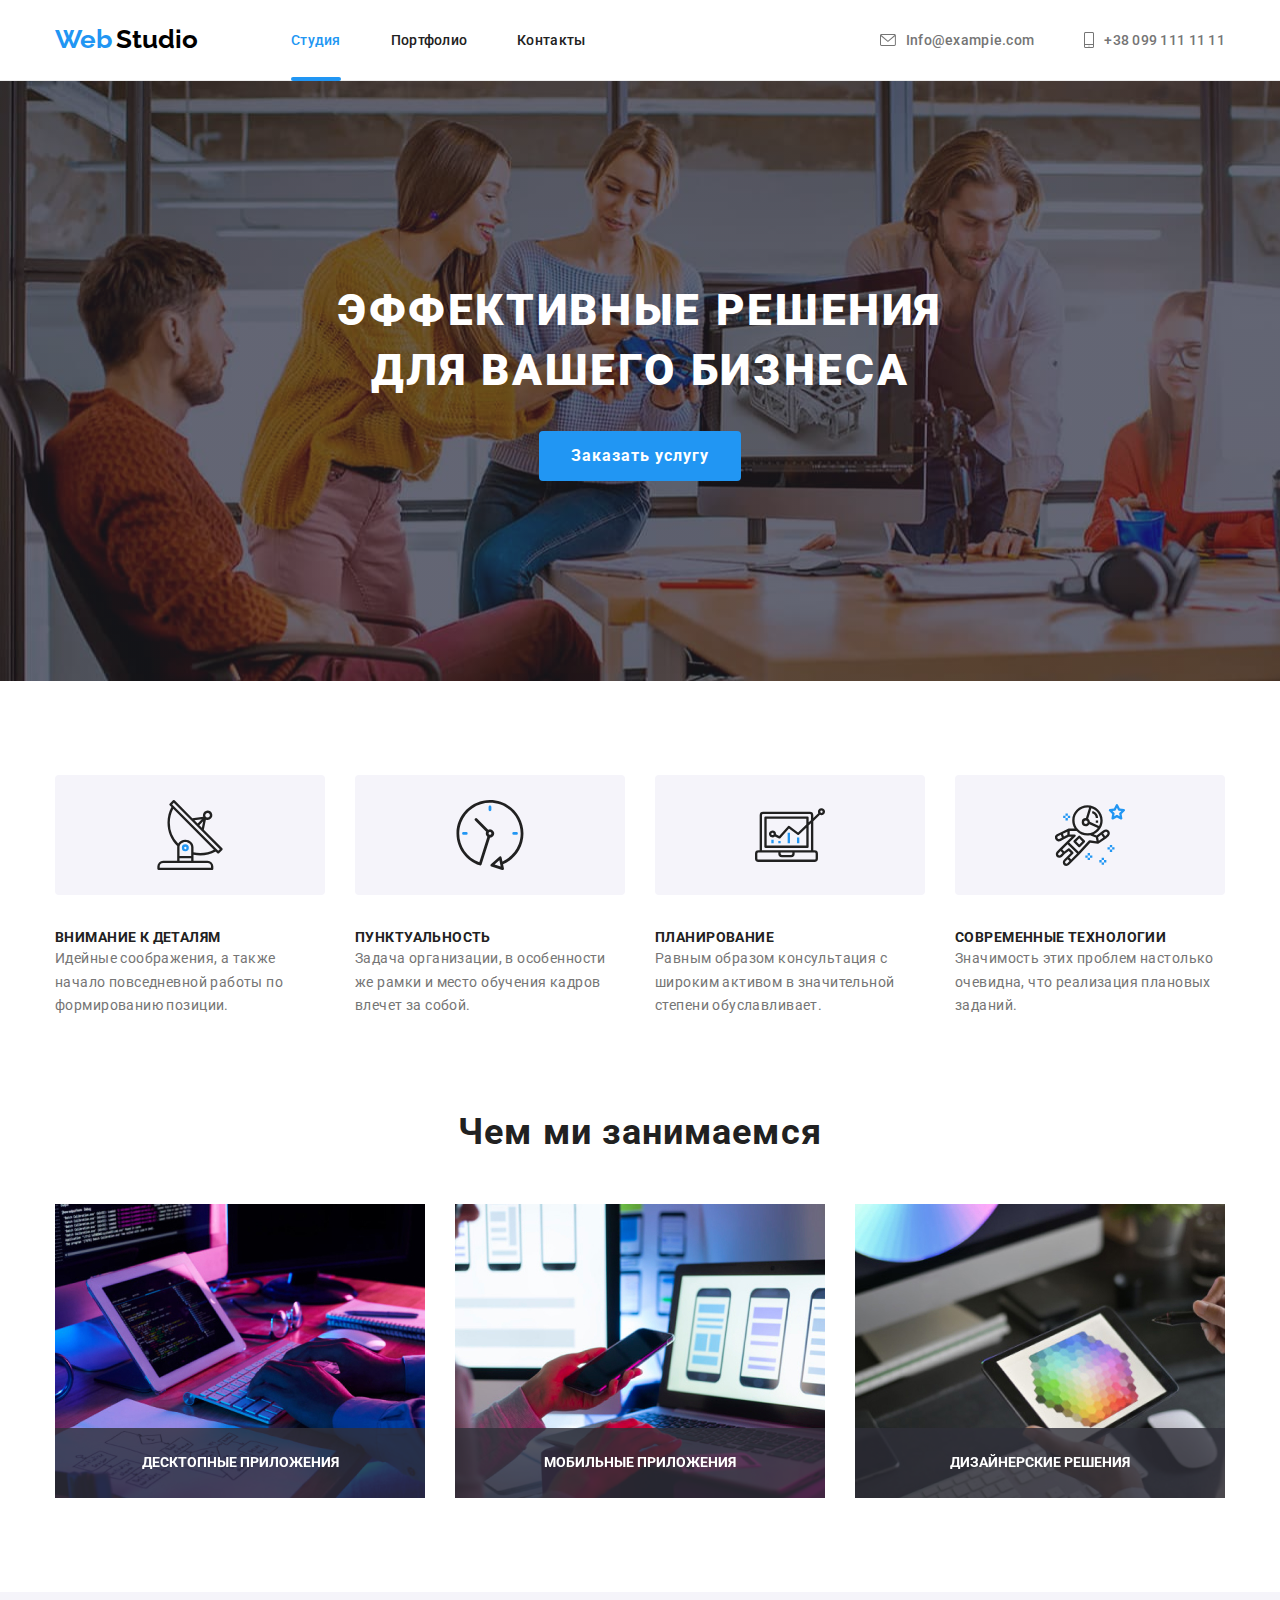
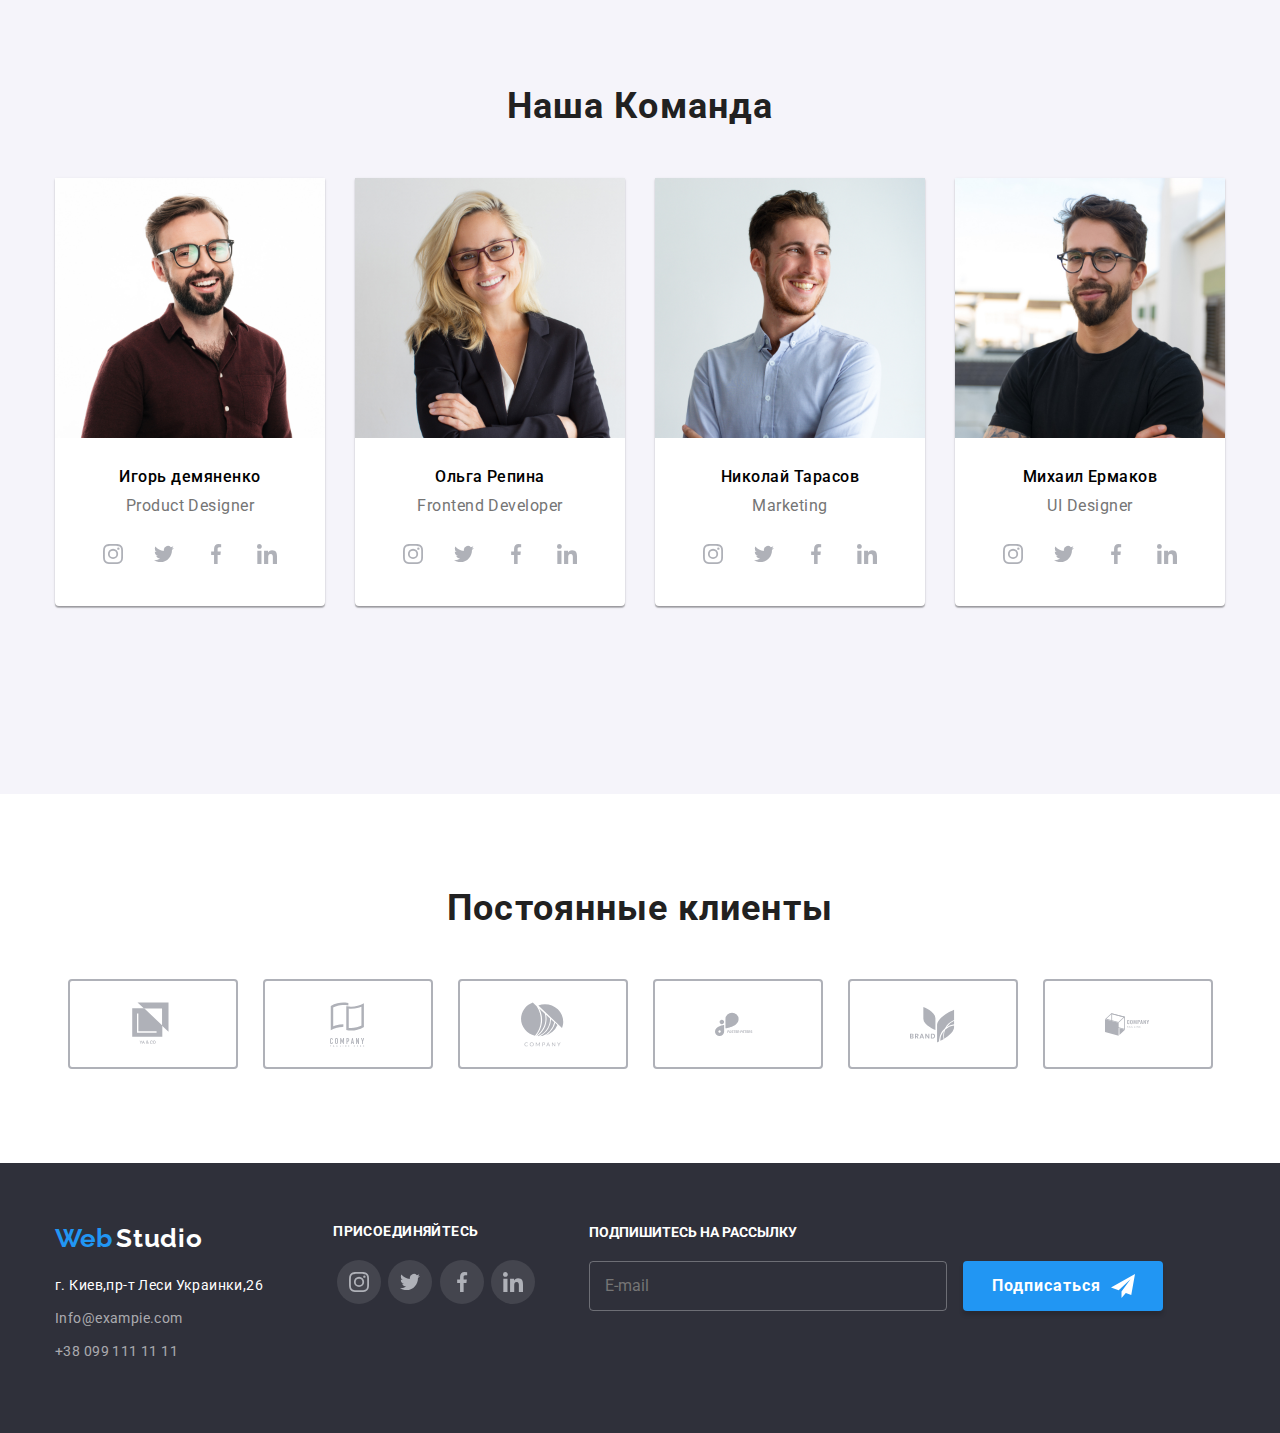
<file: index.html>
<!DOCTYPE html>
<html lang="ru">
  <head>
    <meta charset="UTF-8" />
    <meta name="viewport" content="width=device-width, initial-scale=1.0" />
    <title>Document</title>
    <link rel="preconnect" href="https://fonts.gstatic.com" />
    <link
      href="https://fonts.googleapis.com/css2?family=Raleway:wght@700&family=Roboto:wght@400;500;700;900&display=swap"
      rel="stylesheet"
    />
    <link rel="stylesheet" href="./css/normalize.css" />
    <link rel="stylesheet" href="./css/variables.css" />
    <link rel="stylesheet" href="./css/styles.css" />
  </head>

  <body>
    <!-----------------------------Шапка з навігацією-------------------------------------->
    <header class="header">
      <div class="nav">
        <nav class="nav-link">
          <a href="./index.html">
            <span class="logo-web">Web</span>
            <span class="logo-studio">Studio</span></a
          >
          <ul class="ul-link">
            <li>
              <a class="active" href="./index.html">
                <span class="nav-logo">Студия</span></a
              >
            </li>

            <li>
              <a href="./portfolio.html">
                <span class="nav-logo">Портфолио</span></a
              >
            </li>

            <li>
              <a href="#contacts"> <span class="nav-logo">Контакты</span></a>
            </li>
          </ul>
        </nav>

        <ul class="ul-link">
          <li>
            <a class="nav-contacts" href="mailto:Info@exampie.com">
              <svg class="svg-contacts" width="16" height="12">
                <use href="./images/icons.svg#icon-mail"></use></svg
              >Info@exampie.com
            </a>
          </li>

          <li>
            <a class="nav-contacts" href="tel:+380991111111">
              <svg class="svg-contacts" width="10" height="16">
                <use href="./images/icons.svg#icon-smartphone"></use>
              </svg>
              +38 099 111 11 11
            </a>
          </li>
        </ul>
      </div>
    </header>
    <!-------------------------Кінець Шапка з навігацією----------------------------------->
    <main>
      <!------------------------Блок заказу послуги-------------------------------------->
      <section class="hero">
        <div class="container-hero">
          <h1>
            <span class="hero-text"
              >Эффективные решения <br />
              для вашего бизнеса</span
            >
          </h1>
          <button data-modal-open class="button-zakaz">Заказать услугу</button>
        </div>

        <div class="backdrop is-hidden" data-modal="">
          <div class="modal">
            <button data-modal-close="" class="closed">
              <svg width="11" height="11">
                <use href="./images/icons.svg#hrestik"></use>
              </svg>
            </button>

            <p class="form-title">Оставьте свои данные, мы вам перезвоним</p>

            <form class="form">
              <label class="form-field">
                <input
                  type="text"
                  class="form-input"
                  name="name"
                  placeholder=" "
                  autocomplete="off"
                />
                <span class="form-label"> Имя</span>

                <svg class="icon" width="18" heigth="18">
                  <use href="./images/icons.svg#person"></use>
                </svg>
              </label>

              <label class="form-field">
                <input
                  type="tel"
                  class="form-input"
                  name="tel"
                  placeholder=" "
                  autocomplete="off"
                />
                <span class="form-label">Телефон</span>
                <svg class="icon" width="18" heigth="18">
                  <use href="./images/icons.svg#phone"></use>
                </svg>
              </label>

              <label class="form-field">
                <input
                  type="email"
                  class="form-input"
                  name="email"
                  id="email"
                  placeholder=" "
                  autocomplete="off"
                />

                <span class="form-label">Почта</span>

                <svg class="icon" width="18" heigth="18">
                  <use href="./images/icons.svg#mail"></use>
                </svg>
              </label>

              <label class="form-field">
                <span class="coment">Комментарий</span>
                <textarea
                  placeholder="Введите текст"
                  class="form-textarea"
                  name="textarea"
                  rows="5"
                ></textarea>
              </label>

              <label class="form-field" for="conditions">
                <input
                  class="checkbox"
                  type="checkbox"
                  name="conditions"
                  id="conditions"
                />
                <svg class="check-icon" width="16" height="15">
                  <use href="./images/icons.svg#galka"></use>
                </svg>
                <span class="text-agree"
                  >Соглашаюсь с рассылкой и принимаю</span
                >
                <a class="deal" href=""> Условия договора</a>
              </label>

              <button class="submit" type="submit">Отправить</button>
            </form>
          </div>
        </div>
      </section>
      <!--------------------Кінець Блок заказу послуги----------------------------------->

      <!-----------------Блок навішування лапші яка фірма класна------------------------->
      <section>
        <div class="container-approach">
          <h2 class="hide">подход к проектам</h2>

          <ul class="ul-approach">
            <li>
              <div class="con-approach-svg">
                <svg class="approach-svg" width="70" height="70">
                  <use href="./images/icons.svg#icon-antenna"></use>
                </svg>
              </div>

              <h3><span class="approach">Внимание к деталям</span></h3>
              <p class="approach-text">
                Идейные соображения, а также начало повседневной работы по
                формированию позиции.
              </p>
            </li>

            <li>
              <div class="con-approach-svg">
                <svg class="approach-svg" width="70" height="70">
                  <use href="./images/icons.svg#icon-clock"></use>
                </svg>
              </div>
              <h3><span class="approach">Пунктуальность</span></h3>
              <p class="approach-text">
                Задача организации, в особенности же рамки и место обучения
                кадров влечет за собой.
              </p>
            </li>

            <li>
              <div class="con-approach-svg">
                <svg class="approach-svg" width="70" height="70">
                  <use href="./images/icons.svg#icon-diagram"></use>
                </svg>
              </div>
              <h3><span class="approach">Планирование</span></h3>
              <p class="approach-text">
                Равным образом консультация с широким активом в значительной
                степени обуславливает.
              </p>
            </li>

            <li>
              <div class="con-approach-svg">
                <svg class="approach-svg" width="70" height="70">
                  <use href="./images/icons.svg#icon-astronaut"></use>
                </svg>
              </div>
              <h3><span class="approach">Современные технологии</span></h3>
              <p class="approach-text">
                Значимость этих проблем настолько очевидна, что реализация
                плановых заданий.
              </p>
            </li>
          </ul>
        </div>
      </section>
      <!-------------------Кінець Блок навішування лапші яка фірма класна---------------->

      <!---------------------------Блок чим ми займаємось-------------------------------->
      <section>
        <div class="container-what-we-do">
          <h2 class="what-we-do">Чем ми занимаемся</h2>

          <ul class="ul-what-we-do">
            <li>
              <div class="product-service">
                <img
                  src="./images/what_we_do/img1.jpg"
                  alt="Фото чоловіка що сидить за компютером і клавіатурою"
                  width="370"
                />
                <p class="prefix">Десктопные приложения</p>
              </div>
            </li>

            <li>
              <div class="product-service">
                <img
                  src="./images/what_we_do/img.jpg"
                  alt="Фото з ноутбуком на столі і смартфоном в руках"
                  width="370"
                />
                <p class="prefix">Мобильные приложения</p>
              </div>
            </li>

            <li>
              <div class="product-service">
                <img
                  src="./images/what_we_do/img2.jpg"
                  alt="Фото планшета з кольоровою палітрою"
                  width="370"
                />
                <p class="prefix">Дизайнерские решения</p>
              </div>
            </li>
          </ul>
        </div>
      </section>
      <!---------------------------Кінець Блок чим ми займаємось------------------------->

      <!-------------------------------Блок наша команда--------------------------------->
      <section class="our-them">
        <div class="container-them">
          <h2 class="team">Наша Команда</h2>

          <ul class="card-team">
            <li class="item">
              <article class="team-card">
                <div class="team-card-tumb">
                  <img
                    class="team-photo"
                    src="./images/our_team/img.jpg"
                    alt="Фото Ігора Демяненко"
                    width="270"
                  />
                </div>

                <div class="team-card-content">
                  <h3 class="team-name">Игорь демяненко</h3>

                  <p class="team-text">Product Designer</p>

                  <ul class="ul-svg-links">
                    <li>
                      <a class="social-link" href="https://www.instagram.com/">
                        <svg class="svg-links" width="20" height="20">
                          <use href="./images/icons.svg#icon-instagram"></use>
                        </svg>
                      </a>
                    </li>

                    <li>
                      <a class="social-link" href="https://twitter.com/">
                        <svg class="svg-links" width="20" height="20">
                          <use href="./images/icons.svg#icon-twitter"></use>
                        </svg>
                      </a>
                    </li>

                    <li>
                      <a class="social-link" href="https://www.facebook.com/">
                        <svg class="svg-links" width="20" height="20">
                          <use href="./images/icons.svg#icon-facebook"></use>
                        </svg>
                      </a>
                    </li>

                    <li>
                      <a class="social-link" href="https://www.linkedin.com/">
                        <svg class="svg-links" width="20" height="20">
                          <use href="./images/icons.svg#icon-linkedin"></use>
                        </svg>
                      </a>
                    </li>
                  </ul>
                </div>
              </article>
            </li>
            <li class="item">
              <article class="team-card">
                <div class="team-card-tumb">
                  <img
                    class="team-photo"
                    src="./images/our_team/img1.jpg"
                    alt="Фото Ігора Демяненко"
                    width="270"
                  />
                </div>

                <div class="team-card-content">
                  <h3 class="team-name">Ольга Репина</h3>
                  <p class="team-text">Frontend Developer</p>
                  <ul class="ul-svg-links">
                    <li>
                      <a class="social-link" href="https://www.instagram.com/">
                        <svg class="svg-links" width="20" height="20">
                          <use href="./images/icons.svg#icon-instagram"></use>
                        </svg>
                      </a>
                    </li>

                    <li>
                      <a class="social-link" href="https://twitter.com/">
                        <svg class="svg-links" width="20" height="20">
                          <use href="./images/icons.svg#icon-twitter"></use>
                        </svg>
                      </a>
                    </li>

                    <li>
                      <a class="social-link" href="https://www.facebook.com/">
                        <svg class="svg-links" width="20" height="20">
                          <use href="./images/icons.svg#icon-facebook"></use>
                        </svg>
                      </a>
                    </li>

                    <li>
                      <a class="social-link" href="https://www.linkedin.com/">
                        <svg class="svg-links" width="20" height="20">
                          <use href="./images/icons.svg#icon-linkedin"></use>
                        </svg>
                      </a>
                    </li>
                  </ul>
                </div>
              </article>
            </li>
            <li class="item">
              <article class="team-card">
                <div class="team-card-tumb">
                  <img
                    class="team-photo"
                    src="./images/our_team/img2.jpg"
                    alt="Фото Ігора Демяненко"
                    width="270"
                  />
                </div>

                <div class="team-card-content">
                  <h3 class="team-name">Николай Тарасов</h3>
                  <p class="team-text">Marketing</p>
                  <ul class="ul-svg-links">
                    <li>
                      <a class="social-link" href="https://www.instagram.com/">
                        <svg class="svg-links" width="20" height="20">
                          20
                          <use href="./images/icons.svg#icon-instagram"></use>
                        </svg>
                      </a>
                    </li>

                    <li>
                      <a class="social-link" href="https://twitter.com/">
                        <svg class="svg-links" width="20" height="20">
                          <use href="./images/icons.svg#icon-twitter"></use>
                        </svg>
                      </a>
                    </li>

                    <li>
                      <a class="social-link" href="https://www.facebook.com/">
                        <svg class="svg-links" width="20" height="20">
                          <use href="./images/icons.svg#icon-facebook"></use>
                        </svg>
                      </a>
                    </li>

                    <li>
                      <a class="social-link" href="https://www.linkedin.com/">
                        <svg class="svg-links" width="20" height="20">
                          <use href="./images/icons.svg#icon-linkedin"></use>
                        </svg>
                      </a>
                    </li>
                  </ul>
                </div>
              </article>
            </li>
            <li class="item">
              <article class="team-card">
                <div class="team-card-tumb">
                  <img
                    class="team-photo"
                    src="./images/our_team/img3.jpg"
                    alt="Фото Ігора Демяненко"
                    width="270"
                  />
                </div>

                <div class="team-card-content">
                  <h3 class="team-name">Михаил Ермаков</h3>
                  <p class="team-text">UI Designer</p>
                  <ul class="ul-svg-links">
                    <li>
                      <a class="social-link" href="https://www.instagram.com/">
                        <svg class="svg-links" width="20" height="20">
                          <use href="./images/icons.svg#icon-instagram"></use>
                        </svg>
                      </a>
                    </li>

                    <li>
                      <a class="social-link" href="https://twitter.com/">
                        <svg class="svg-links" width="20" height="20">
                          <use href="./images/icons.svg#icon-twitter"></use>
                        </svg>
                      </a>
                    </li>

                    <li>
                      <a class="social-link" href="https://www.facebook.com/">
                        <svg class="svg-links" width="20" height="20">
                          <use href="./images/icons.svg#icon-facebook"></use>
                        </svg>
                      </a>
                    </li>

                    <li>
                      <a class="social-link" href="https://www.linkedin.com/">
                        <svg class="svg-links" width="20" height="20">
                          <use href="./images/icons.svg#icon-linkedin"></use>
                        </svg>
                      </a>
                    </li>
                  </ul>
                </div>
              </article>
            </li>
          </ul>
        </div>
      </section>
      <!-- ----------------------Кінець Блок наша команда--------------------------- -->

      <!-- -----------------------Постійні клієнти -------------------------------- -->
      <section class="client">
        <h2 class="title-client">Постоянные клиенты</h2>

        <div>
          <ul class="ul-client">
            <li>
              <a class="client-link" href="www.saytklienta.com">
                <div class="con-client-svg">
                  <svg width="44.27" height="49.23">
                    <use href="./images/icons.svg#icon-company-1"></use>
                  </svg>
                </div>
              </a>
            </li>
            <li>
              <a class="client-link" href="www.saytklienta.com">
                <div class="con-client-svg">
                  <svg width="44.27" height="49.23">
                    <use href="./images/icons.svg#icon-company-2"></use>
                  </svg>
                </div>
              </a>
            </li>

            <li>
              <a class="client-link" href="www.saytklienta.com">
                <div class="con-client-svg">
                  <svg width="44.27" height="49.23">
                    <use href="./images/icons.svg#icon-company-3"></use>
                  </svg>
                </div>
              </a>
            </li>

            <li>
              <a class="client-link" href="www.saytklienta.com">
                <div class="con-client-svg">
                  <svg width="44.27" height="49.23">
                    <use href="./images/icons.svg#icon-company-4"></use>
                  </svg>
                </div>
              </a>
            </li>

            <li>
              <a class="client-link" href="www.saytklienta.com">
                <div class="con-client-svg">
                  <svg width="44.27" height="49.23">
                    <use href="./images/icons.svg#icon-company-5"></use>
                  </svg>
                </div>
              </a>
            </li>

            <li>
              <a class="client-link" href="www.saytklienta.com">
                <div class="con-client-svg">
                  <svg width="44.27" height="49.23">
                    <use href="./images/icons.svg#icon-company-6"></use>
                  </svg>
                </div>
              </a>
            </li>
          </ul>
        </div>
      </section>
      <!-- -----------------------Кінець Постійні клієнти -------------------------------- -->
    </main>

    <!-- ---------------------------Підвал з посиланями і адресами ------------------------ -->
    <footer class="footer" id="contacts">
      <div class="containers-footer">
        <div class="container-address">
          <a class="logo-footer" href="./index.html"
            ><span class="logo-web">Web</span>
            <span class="logo-studio-white">Studio</span></a
          >

          <address class="address">
            <span class="map">г. Киев,пр-т Леси Украинки,26</span>

            <ul>
              <li>
                <a class="footer-address" href="mailto:Info@exampie.com"
                  >Info@exampie.com</a
                >
              </li>
              <li>
                <a class="footer-address" href="tel:+380991111111"
                  >+38 099 111 11 11</a
                >
              </li>
            </ul>
          </address>
        </div>

        <div class="con-footer-link">
          <h2 class="footer-title">присоединяйтесь</h2>
          <ul class="ul-svg-links">
            <li>
              <a class="social-link" href="https://www.instagram.com/">
                <svg class="svg-links" width="20" height="20">
                  <use href="./images/icons.svg#icon-instagram"></use>
                </svg>
              </a>
            </li>

            <li>
              <a class="social-link" href="https://twitter.com/">
                <svg class="svg-links" width="20" height="20">
                  <use href="./images/icons.svg#icon-twitter"></use>
                </svg>
              </a>
            </li>

            <li>
              <a class="social-link" href="https://www.facebook.com/">
                <svg class="svg-links" width="20" height="20">
                  <use href="./images/icons.svg#icon-facebook"></use>
                </svg>
              </a>
            </li>

            <li>
              <a class="social-link" href="https://www.linkedin.com/">
                <svg class="svg-links" width="20" height="20">
                  <use href="./images/icons.svg#icon-linkedin"></use>
                </svg>
              </a>
            </li>
          </ul>
        </div>

        <div class="subscription">
          <b class="sing-title">Подпишитесь на рассылку</b>
          <form>
            <label>
              <input
                class="sign-imput"
                type="email"
                name=""
                placeholder="E-mail"
            /></label>
            <button class="sign" type="submit">
              Подписаться<svg class="svg-litachok" width="24" height="24">
                <use href="./images/icons.svg#litachok"></use>
              </svg>
            </button>
          </form>
        </div>
      </div>
    </footer>
    <!------------------------Кінець Підвал з посиланями і адресами ------------------------->

    <script src="./js/modal.js"></script>
  </body>
</html>
</file>
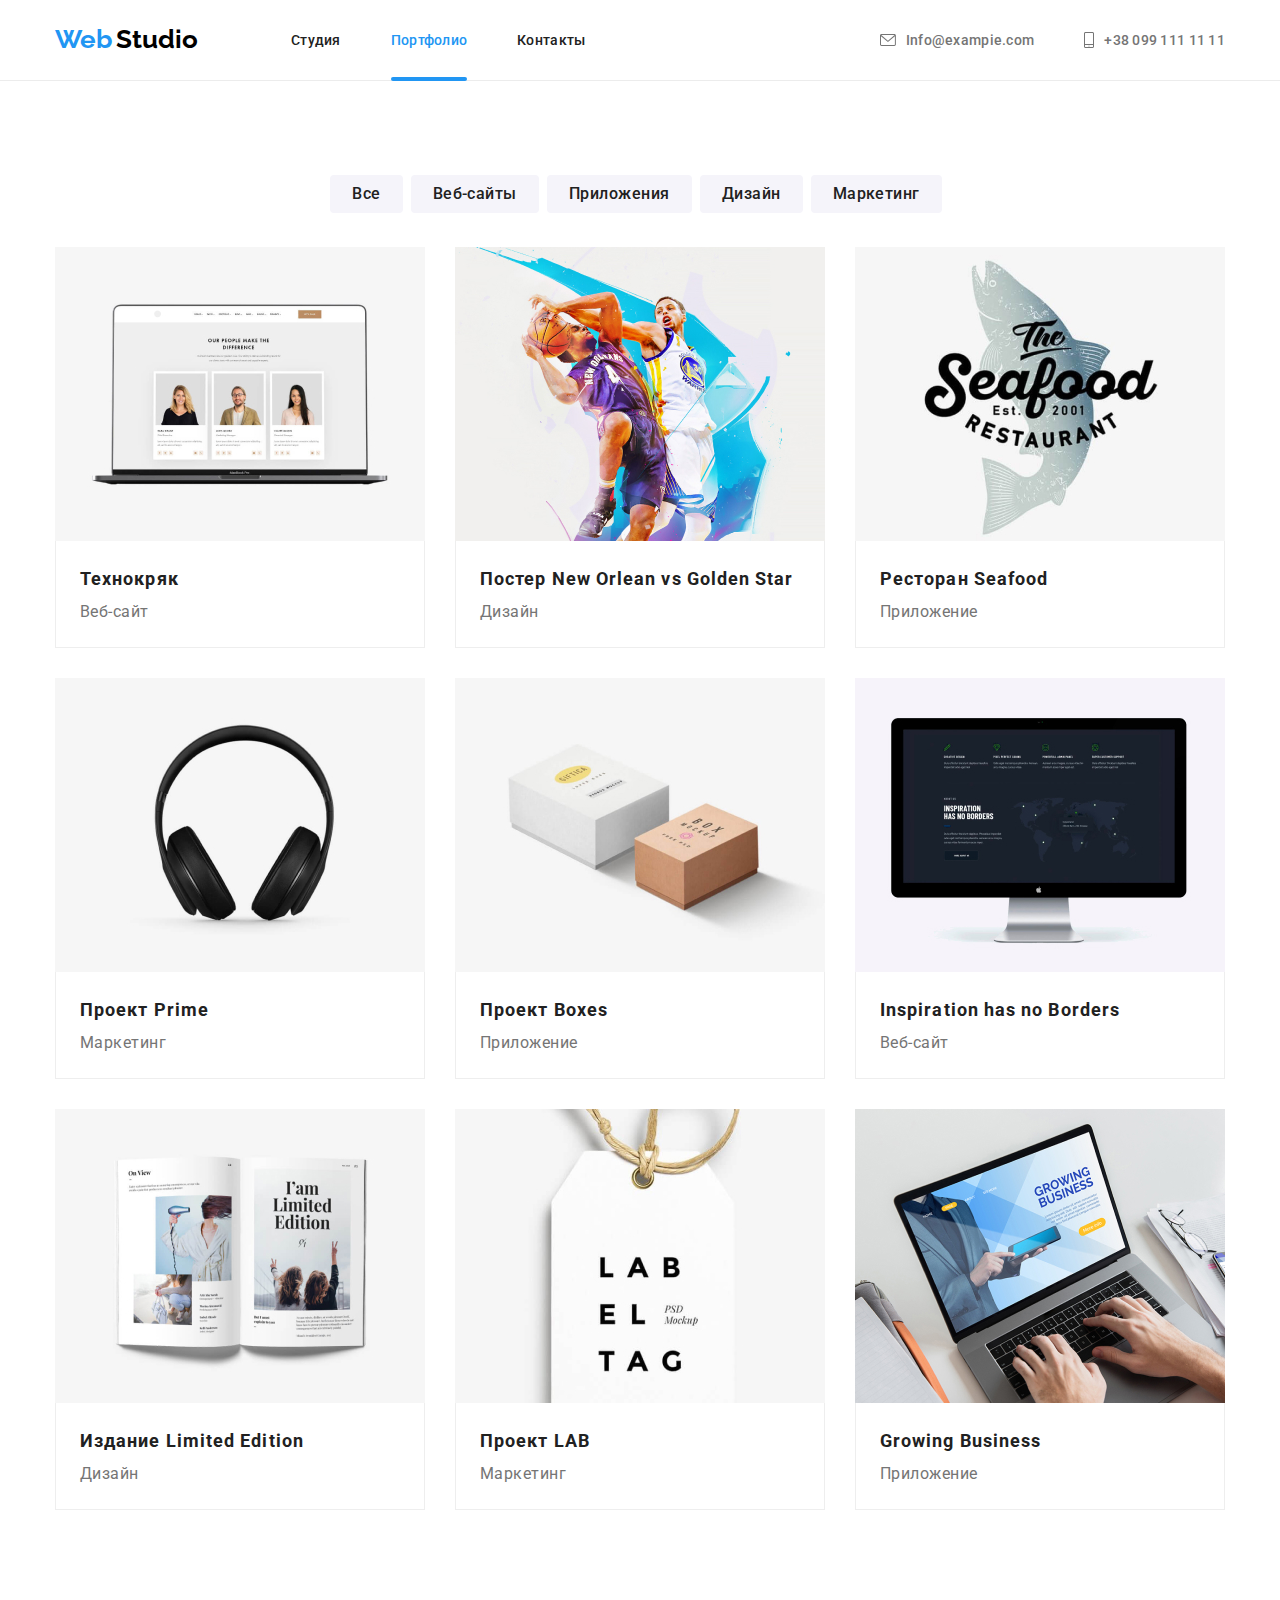
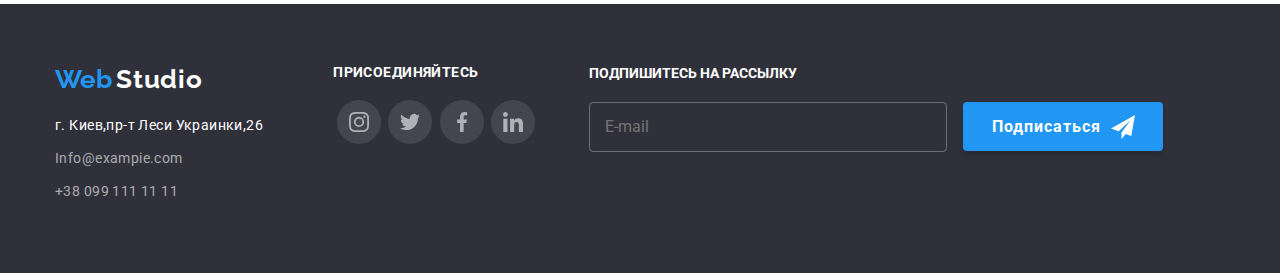
<file: portfolio.html>
<!DOCTYPE html>
<html lang="en">
  <head>
    <meta charset="UTF-8" />
    <meta name="viewport" content="width=device-width, initial-scale=1.0" />
    <title>Document</title>
    <link rel="preconnect" href="https://fonts.gstatic.com" />
    <link
      href="https://fonts.googleapis.com/css2?family=Raleway:wght@700&family=Roboto:wght@400;500;700;900&display=swap"
      rel="stylesheet"
    />
    <link rel="stylesheet" href="./css/normalize.css" />
    <link rel="stylesheet" href="./css/variables.css" />
    <link rel="stylesheet" href="./css/styles.css" />
  </head>

  <body>
    <!-----------------------------Шапка з навігацією-------------------------------------->
    <header class="header">
      <div class="nav">
        <nav class="nav-link">
          <a href="./index.html">
            <span class="logo-web">Web</span>
            <span class="logo-studio">Studio</span></a
          >
          <ul class="ul-link">
            <li>
              <a href="./index.html"> <span class="nav-logo">Студия</span></a>
            </li>

            <li>
              <a class="active" href="./portfolio.html">
                <span class="nav-logo">Портфолио</span></a
              >
            </li>

            <li>
              <a href="#contacts"> <span class="nav-logo">Контакты</span></a>
            </li>
          </ul>
        </nav>

        <ul class="ul-link">
          <li>
            <a class="nav-contacts" href="mailto:Info@exampie.com">
              <svg class="svg-contacts" width="16" height="12">
                <use href="./images/icons.svg#icon-mail"></use>
              </svg>
              Info@exampie.com
            </a>
          </li>

          <li>
            <a class="nav-contacts" href="tel:+380991111111">
              <svg class="svg-contacts" width="10" height="16">
                <use href="./images/icons.svg#icon-smartphone"></use>
              </svg>
              +38 099 111 11 11
            </a>
          </li>
        </ul>
      </div>
    </header>
    <!-------------------------Кінець Шапка з навігацією----------------------------------->

    <!---------------------------- Головний контент --------------------------------------->
    <section class="portfolio">
      <div class="container-portfolio">
        <div class="">
          <h1 class="hide">Блок вибору сортування наших робіт</h1>
          <ul class="ul-button">
            <li>
              <button class="portfol-button"><span>Все</span></button>
            </li>
            <li>
              <button class="portfol-button"><span>Веб-сайты</span></button>
            </li>
            <li>
              <button class="portfol-button"><span>Приложения</span></button>
            </li>
            <li>
              <button class="portfol-button"><span>Дизайн</span></button>
            </li>
            <li>
              <button class="portfol-button"><span>Маркетинг</span></button>
            </li>
          </ul>
        </div>

        <ul class="card-set">
          <li class="item">
            <article class="card">
              <a class="link-card" href="www.produckt.com">
                <div class="card-thumb">
                  <img
                    src="./images/examples-of-works/img1.jpg"
                    alt="Приклад роботи"
                    width="370"
                  />

                  <div class="overlay">
                    <p class="text">
                      Технокряк это современная площадка распространения
                      коронавируса. Компании используют эту платформу для
                      цифрового шпионажа и атак на защищённые сервера
                      конкурентов
                    </p>
                  </div>
                </div>

                <div class="card-content">
                  <h2 class="project-name">Технокряк</h2>
                  <p class="signature">Веб-сайт</p>
                </div>
              </a>
            </article>
          </li>

          <li class="item">
            <article class="card">
              <a class="link-card" href="www.produckt.com">
                <div class="card-thumb">
                  <img
                    src="./images/examples-of-works/img2.jpg"
                    alt="Приклад роботи"
                    width="370"
                  />

                  <div class="overlay">
                    <p class="text">
                      Технокряк это современная площадка распространения
                      коронавируса. Компании используют эту платформу для
                      цифрового шпионажа и атак на защищённые сервера
                      конкурентов
                    </p>
                  </div>
                </div>

                <div class="card-content">
                  <h2 class="project-name">Постер New Orlean vs Golden Star</h2>
                  <p class="signature">Дизайн</p>
                </div>
              </a>
            </article>
          </li>

          <li class="item">
            <article class="card">
              <a class="link-card" href="www.produckt.com">
                <div class="card-thumb">
                  <img
                    src="./images/examples-of-works/img3.jpg"
                    alt="Приклад роботи"
                    width="370"
                  />

                  <div class="overlay">
                    <p class="text">
                      Технокряк это современная площадка распространения
                      коронавируса. Компании используют эту платформу для
                      цифрового шпионажа и атак на защищённые сервера
                      конкурентов
                    </p>
                  </div>
                </div>

                <div class="card-content">
                  <h2 class="project-name">Ресторан Seafood</h2>
                  <p class="signature">Приложение</p>
                </div>
              </a>
            </article>
          </li>

          <li class="item">
            <article class="card">
              <a class="link-card" href="www.produckt.com">
                <div class="card-thumb">
                  <img
                    src="./images/examples-of-works/img4.jpg"
                    alt="Приклад роботи"
                    width="370"
                  />

                  <div class="overlay">
                    <p class="text">
                      Технокряк это современная площадка распространения
                      коронавируса. Компании используют эту платформу для
                      цифрового шпионажа и атак на защищённые сервера
                      конкурентов
                    </p>
                  </div>
                </div>

                <div class="card-content">
                  <h2 class="project-name">Проект Prime</h2>
                  <p class="signature">Маркетинг</p>
                </div>
              </a>
            </article>
          </li>

          <li class="item">
            <article class="card">
              <a class="link-card" href="www.produckt.com">
                <div class="card-thumb">
                  <img
                    src="./images/examples-of-works/img5.jpg"
                    alt="Приклад роботи"
                    width="370"
                  />

                  <div class="overlay">
                    <p class="text">
                      Технокряк это современная площадка распространения
                      коронавируса. Компании используют эту платформу для
                      цифрового шпионажа и атак на защищённые сервера
                      конкурентов
                    </p>
                  </div>
                </div>

                <div class="card-content">
                  <h2 class="project-name">Проект Boxes</h2>
                  <p class="signature">Приложение</p>
                </div>
              </a>
            </article>
          </li>

          <li class="item">
            <article class="card">
              <a class="link-card" href="www.produckt.com">
                <div class="card-thumb">
                  <img
                    src="./images/examples-of-works/img6.jpg"
                    alt="Приклад роботи"
                    width="370"
                  />

                  <div class="overlay">
                    <p class="text">
                      Технокряк это современная площадка распространения
                      коронавируса. Компании используют эту платформу для
                      цифрового шпионажа и атак на защищённые сервера
                      конкурентов
                    </p>
                  </div>
                </div>

                <div class="card-content">
                  <h2 class="project-name">Inspiration has no Borders</h2>
                  <p class="signature">Веб-сайт</p>
                </div>
              </a>
            </article>
          </li>

          <li class="item">
            <article class="card">
              <a class="link-card" href="www.produckt.com">
                <div class="card-thumb">
                  <img
                    src="./images/examples-of-works/img7.jpg"
                    alt="Приклад роботи"
                    width="370"
                  />

                  <div class="overlay">
                    <p class="text">
                      Технокряк это современная площадка распространения
                      коронавируса. Компании используют эту платформу для
                      цифрового шпионажа и атак на защищённые сервера
                      конкурентов
                    </p>
                  </div>
                </div>

                <div class="card-content">
                  <h2 class="project-name">Издание Limited Edition</h2>
                  <p class="signature">Дизайн</p>
                </div>
              </a>
            </article>
          </li>

          <li class="item">
            <article class="card">
              <a class="link-card" href="www.produckt.com">
                <div class="card-thumb">
                  <img
                    src="./images/examples-of-works/img8.jpg"
                    alt="Приклад роботи"
                    width="370"
                  />

                  <div class="overlay">
                    <p class="text">
                      Технокряк это современная площадка распространения
                      коронавируса. Компании используют эту платформу для
                      цифрового шпионажа и атак на защищённые сервера
                      конкурентов
                    </p>
                  </div>
                </div>

                <div class="card-content">
                  <h2 class="project-name">Проект LAB</h2>
                  <p class="signature">Маркетинг</p>
                </div>
              </a>
            </article>
          </li>

          <li class="item">
            <article class="card">
              <a class="link-card" href="www.produckt.com">
                <div class="card-thumb">
                  <img
                    src="./images/examples-of-works/img9.jpg"
                    alt="Приклад роботи"
                    width="370"
                  />

                  <div class="overlay">
                    <p class="text">
                      Технокряк это современная площадка распространения
                      коронавируса. Компании используют эту платформу для
                      цифрового шпионажа и атак на защищённые сервера
                      конкурентов
                    </p>
                  </div>
                </div>

                <div class="card-content">
                  <h2 class="project-name">Growing Business</h2>
                  <p class="signature">Приложение</p>
                </div>
              </a>
            </article>
          </li>
        </ul>
      </div>
    </section>
    <!---------------------------- Кінець Головний контент --------------------------------->

    <!-----------------------------Підвал з посиланями і адресами -------------------------->
    <footer class="footer" id="contacts">
      <div class="containers-footer">
        <div class="container-address">
          <a class="logo-footer" href="./index.html"
            ><span class="logo-web">Web</span>
            <span class="logo-studio-white">Studio</span></a
          >

          <address class="address">
            <span class="map">г. Киев,пр-т Леси Украинки,26</span>

            <ul>
              <li>
                <a class="footer-address" href="mailto:Info@exampie.com"
                  >Info@exampie.com</a
                >
              </li>
              <li>
                <a class="footer-address" href="tel:+380991111111"
                  >+38 099 111 11 11</a
                >
              </li>
            </ul>
          </address>
        </div>

        <div class="con-footer-link">
          <h2 class="footer-title">присоединяйтесь</h2>
          <ul class="ul-svg-links">
            <li>
              <a class="social-link" href="https://www.instagram.com/">
                <svg class="svg-links" width="20" height="20">
                  <use href="./images/icons.svg#icon-instagram"></use>
                </svg>
              </a>
            </li>

            <li>
              <a class="social-link" href="https://twitter.com/">
                <svg class="svg-links" width="20" height="20">
                  <use href="./images/icons.svg#icon-twitter"></use>
                </svg>
              </a>
            </li>

            <li>
              <a class="social-link" href="https://www.facebook.com/">
                <svg class="svg-links" width="20" height="20">
                  <use href="./images/icons.svg#icon-facebook"></use>
                </svg>
              </a>
            </li>

            <li>
              <a class="social-link" href="https://www.linkedin.com/">
                <svg class="svg-links" width="20" height="20">
                  <use href="./images/icons.svg#icon-linkedin"></use>
                </svg>
              </a>
            </li>
          </ul>
        </div>

        <div class="subscription">
          <b class="sing-title">Подпишитесь на рассылку</b>
          <form>
            <label>
              <input
                class="sign-imput"
                type="email"
                name=""
                placeholder="E-mail"
              />
            </label>
            <button class="sign" type="submit">
              Подписаться<svg class="svg-litachok" width="24" height="24">
                <use href="./images/icons.svg#litachok"></use>
              </svg>
            </button>
          </form>
        </div>
      </div>
    </footer>
    <!------------------------Кінець Підвал з посиланями і адресами ------------------------->
  </body>
</html>
</file>
<file: css/variables.css>
:root {
  --social-networks: rgba(175, 177, 184, 1);
  --overlay-color: rgba(33, 150, 243, 0.9);
  --cubic: cubic-bezier(0.4, 0, 0.2, 1);
  --zatemnenya: rgba(0, 0, 0, 0.1);
  --border-color: rgba(236, 236, 236, 1);
  --bac-section: rgba(229, 229, 229, 1);
  --buutom-bac: rgba(245, 244, 250, 1);
  --black-text: rgba(33, 33, 33, 1);
  --blue-text: rgba(33, 150, 243, 1);
  --grey-text: rgba(117, 117, 117, 1);
  --placeholder:rgba(117, 117, 117, 0.5);
  --white-text: rgba(255, 255, 255, 1);
  --grey-text-op60: rgba(255, 255, 255, 0.6);
  --black-dark-text: rgba(0, 0, 0, 1);
  --grey-prozoriy: rgba(47, 48, 58, 0.8);
  --dark-grey-bac: rgba(47, 48, 58, 1);
  --team-card-set-gap: 30px;
  --team-card-shadow: 0px 1px 3px rgba(0, 0, 0, 0.12),
    0px 1px 1px rgba(0, 0, 0, 0.14), 0px 2px 1px rgba(0, 0, 0, 0.2);
  --card-set-gap: 30px;
  --card-shadow: ;
  --border-modal-color:rgba(33, 33, 33, 0.2);
}
</file>
<file: css/styles.css>
*,
*::before,
*::after {
  box-sizing: border-box;
}
img {
  display: block;
  max-width: 100%;
  height: auto;
}
p,
h1,
h2,
h3,
h4,
ul,
li {
  padding: 0;
  margin: 0;
}
body {
  max-width: 1600px;
  background-color: var(--white-text);
}
a {
  text-decoration: none;

  /*Поїхали :)  */
}
.header {
  background-color: var(--white-text);
  border-bottom: 1px solid #ececec;
}
.nav {
  display: flex;
  justify-content: space-between;

  align-items: center;
  text-align: center;
 
  max-width: 1200px;
  margin-left: auto;
  margin-right: auto;
  padding-left: 15px;
  padding-right: 15px;
}
.nav-link {
  display: flex;
  align-items: center;
}
.ul-link {
  justify-content: space-around;
  align-items: center;
  display: flex;
}
.logo-web {
  font-family: "Raleway";
  font-style: normal;
  font-weight: 700;
  color: var(--blue-text);
  font-size: 26px;
  letter-spacing: 0.03;
  line-height: 1.15;
}

.logo-studio {
  padding-right: 43px;
  font-family: "Raleway";
  font-style: normal;
  font-weight: 700;
  color: var(--black-dark-text);
  font-size: 26px;
  letter-spacing: 0.03;
  line-height: 1.15;
}
.logo-studio-white {
  font-family: "Raleway";
  font-style: normal;
  font-weight: 700;
  color: var(--white-text);
  font-size: 26px;
  letter-spacing: 0.03em;
}
.active .nav-logo {
  color: var(--blue-text);
  position: relative;
  display: block;
}
.active .nav-logo::after {
  content: "";
  display: block;
  width: 100%;
  height: 4px;
  background-color: var(--blue-text);
  border-radius: 2px;
  position: absolute;
  bottom: -1px;
}
.nav-logo {
  margin-left: 50px; 
  padding: 32px 0;  
  font-family: "roboto";
  font-size: 14px;
  font-weight: 500;
  color: var(--black-text);
  letter-spacing: 0.02em;
}
.nav-contacts:hover {
  color: var(--blue-text);
  transition: color 250ms var(--cubic);
}
.nav-contacts {
  display: flex;
  padding-left: 50px;
  font-family: "roboto";
  font-size: 14px;
  font-weight: 500;
  color: var(--grey-text);
  letter-spacing: 0.02em;
  justify-content: center;
  align-items: center;
}
.svg-contacts {
  margin-right: 10px;
  fill: currentColor;
}

/* -----------Блок героя--------- */

.hero {
  background-color: var(--dark-grey-bac);
  background-image: linear-gradient(
      to right,
      rgba(47, 48, 58, 0.4),
      rgba(47, 48, 58, 0.4)
    ),
    url(../images/bac/Img-bac-hero.jpg);
  background-repeat: no-repeat;
  max-width: 1600px;
  text-align: center;
}
.container-hero {
  padding: 200px 0;
  max-width: 1200px;
  margin-left: auto;
  margin-right: auto;
  padding-left: 15px;
  padding-right: 15px;
}

.hero-text {
  font-family: "roboto";
  font-size: 44px;
  font-weight: 900;
  color: var(--white-text);
  text-transform: uppercase;
  line-height: 1.36;
  letter-spacing: 0.06em;
}

.button-zakaz {
  margin-top: 30px;
  border: 0;
  padding: 10px 32px;
  background-color: var(--blue-text);
  color: var(--white-text);
  display: inline-block;
  border-radius: 4px;
  font-family: "roboto";
  font-weight: 700;
  font-size: 16px;
  letter-spacing: 0.06em;
  line-height: 1.87;
  transition: background-color 250ms var(--cubic), color 250ms var(--cubic),
    box-shadow 250ms var(--cubic);
}
.button-zakaz:hover {
  color: var(--blue-text);
  letter-spacing: 0.06em;
  background-color: var(--white-text);
}
.hide {
  height: 0px;
  overflow: hidden;
  /* -----М-о-д-а-л-к-а------- */
}


.backdrop {
  position: fixed;
  top: 0;
  left: 0;
  background-color: var(--zatemnenya);
  width: 100%;
  height: 100%;
  opacity: 1;
  transition: opacity 250ms var(--cubic);
}

.backdrop.is-hidden {
  opacity: 0;
  pointer-events: none;
  visibility: visible;
}

.backdrop.is-hidden .modal {
  transform: translate(-50%, -50%) scale(0.5);
}

.modal {
  padding: 40px; 
  width: 528px;
  height: 582px;
  position: absolute;
  margin-left: auto;
  margin-right: auto;
  top: 50%;
  left: 50%;
  background-color: var(--white-text);
  box-shadow: 0px 1px 3px rgba(0, 0, 0, 0.12), 0px 1px 1px rgba(0, 0, 0, 0.14),
    0px 2px 1px rgba(0, 0, 0, 0.2);
  border-radius: 4px;
  transform: translate(-50%, -50%) scale(1);
  transition: transform 250ms var(--cubic);
}

.modal .closed {
  
  position: absolute;
  right: 8px;
  top: 8px;
  display: flex;
  border-radius: 50%;
  width: 30px;
  height: 30px;  
  border: 1px solid rgba(0, 0, 0, 0.1);  
  background-color: white;
  justify-content: center;
  align-items: center;
  fill: var(--black);
 
}
.modal .closed:hover,
.modal .closed:focus {
  fill:var(--blue-text);
}

.form-title {
  justify-content: space-between;
  font-family: "roboto";
  font-weight: 700;
  font-size: 20px;
  line-height: 1.15;
  text-align: center;
  margin-bottom: 30px ;
}
.form {
  width: 100%;
  margin-right: auto;
  margin-left: auto;
 
}

.form-field {
  display: block;
  position: relative;
  justify-content: center;
 
  
 }
 .form-field:nth-child(-n + 3) {
  margin-bottom: 28px;
}

.form-label {
  position: absolute;
  top: -50%;
  left: 0px;
  color:var(--grey-text);
   
}

.form-input {  
 padding: 10px 10px 10px 40px;
  width: 100%;  
  font-size: 16px;
  line-height: 1.16;  
  font: inherit;
  border-radius: 4px;
  border: 1px solid var(--border-modal-color);
}
.form-input:hover,
.form-input:focus {
   border: 1px solid var(--blue-text);
}

.icon {
  position: absolute;
  top: 50%;
  left: 12px; 
  transform: translateY(-50%);  
  width: 20px;
  height: 20px;
  background-color:transparent;
  fill: var(--black-text);
}
.form-input:focus ~ .icon,
.form-input:hover ~ .icon {
  fill: var(--blue-text);
  
}
.form-textarea {
  
  width: 100%;
  border: 1px solid var(--border-modal-color);
  padding: 12px;
  display: block;
  resize:none;
}
.form-textarea:hover {
  border-color: var(--blue-text);
}
.form-field .coment { 
  display: flex;
 
  top: -50%;  
  color:var(--grey-text);
  transform: translateY(-3px);
  
  
}
.form-textarea::placeholder {
  font-family: "Roboto";
  color: var(--placeholder);
  font-size: 14px;
  line-height: 1.16;
}
/* ------------------------ */


.text-agree {
  color: var(--grey-text);
  font-family: "roboto";
  font-size: 14px;
  line-height: 1.714;
  margin-left: 7px;
  margin-right: 2px;
}
.submit {
  margin-top: 30px;
  display: block;
  margin-left: auto;
  margin-right: auto;
  padding: 0;
  width: 200px;
  height: 50px;
  background-color: var(--blue-text);
  color: var(--buutom-bac);
  box-shadow: 0px 4px 4px rgba(0, 0, 0, 0.15);

  border: none;
  border-radius: 4px;
  font-weight: 700;
  font-size: 16px;
  line-height: 1.8;
}
.deal {
  color: var(--blue-text);
  margin-left: 2px;
  font-family: "roboto";
  font-weight: 400;
  font-size: 14px;
  line-height: 1.714;
}
.checkbox {
  /* appearance: none; */
  position: absolute;
  width: 1px;
  height: 1px;
  margin: -1px;
  border:0;
  padding: 0px;
  clip: rect(0 0 0 0);
  overflow: hidden;
  
}


.check-icon { 
  border: 2px solid var(--black-text);
  border-radius: 2px;
  margin-top: 10px;
  box-shadow: 0px 4px 4px rgba(0, 0, 0, 0.25);
  transform: translateY(2px);
}
.checkbox:checked + .check-icon {
  border-color: transparent;
  background-size: contain;
  background-origin: border-box;
  background-color: var(--blue-text);
  box-shadow: none;
  

  
}


/* --------Блок лапші--------- */

.container-approach {
  padding: 94px 0;
  max-width: 1200px;
  margin-left: auto;
  margin-right: auto;
  padding-left: 15px;
  padding-right: 15px;
}
.ul-approach {
  display: flex;
  justify-content: space-between;
}
.con-approach-svg {
  padding: 25px 0 25px;
  margin-bottom: 30px;
  background-color: var(--buutom-bac);
  border-radius: 4px;
}
.approach-svg {
  margin-left: auto;
  margin-right: auto;
  display: block;
}
.approach {
  font-family: "roboto";
  font-size: 14px;
  font-weight: 700;
  color: var(--black-text);
  text-transform: uppercase;
  letter-spacing: 0.03em;
  line-height: 1.14;
}
.approach-text {
  max-width: 270px;
  font-family: "roboto";
  font-size: 14px;
  font-weight: 400;
  color: var(--grey-text);
  letter-spacing: 0.03em;
  line-height: 1.71;
}

/*---- Блок Чим Займаємось ------ */

.container-what-we-do {
  margin-bottom: 94px;
  max-width: 1200px;
  margin-left: auto;
  margin-right: auto;
  padding-left: 15px;
  padding-right: 15px;
}
.what-we-do {
  padding-bottom: 50px;
  text-align: center;
  font-family: "roboto";
  font-size: 36px;
  font-weight: 700;
  color: var(--black-text);
  letter-spacing: 0.03em;
  line-height: 1.16;
}
.img-container {
  justify-content: space-between;
  display: flex;
}

/* ---Наша команда--- */

.our-them {
  background-color: var(--buutom-bac);
}
.container-them {
  padding: 94px 0;
  max-width: 1200px;
  margin-left: auto;
  margin-right: auto;
  padding-left: 15px;
  padding-right: 15px;
}
.team {
  margin-bottom: 50px;
  text-align: center;
  font-family: "roboto";
  font-size: 36px;
  font-weight: 700;
  color: var(--black-text);
  letter-spacing: 0.03em;
  line-height: 1.16;
}
.team-name {
  margin-bottom: 10px;
  font-family: "roboto";
  font-size: 16px;
  font-weight: 500;
  color: var(--black-dark-textt);
  letter-spacing: 0.03em;
  line-height: 1.18;
}
.team-text {
  font-family: "roboto";
  font-size: 16px;
  font-weight: 400;
  color: var(--grey-text);
  letter-spacing: 0.03em;
  line-height: 1.18;
}
.ul-svg-links {
  margin-top: 16px;
  max-width: 270px;
  display: flex;

  align-items: center;
  justify-content: space-around;
}
.social-link {
  color: var(--social-networks);
  width: 44px;
  height: 44px;
  display: flex;
  justify-content: center;
  align-items: center;
  border-radius: 50%;
  fill: var(--social-networks);
  background-color: rgba(255, 255, 255, 0.1);
}
.svg-links {
  justify-content: center;
  align-items: center;
  fill: currentColor;
}

.social-link:hover {
  border-radius: 50%;
  color: #ffffff;
  background-color: var(--blue-text);
}

/* Карточки команди */

.card-team {
  padding: 0;
  margin: 0;
  list-style: none;

  display: flex;
  flex-wrap: wrap;
  margin-left: calc(-1 * var(--team-card-set-gap));
  margin-top: calc(-1 * var(--team-card-set-gap));
}
.card-team > .item {
  flex-basis: calc(100% / 4 - var(--card-set-gap));
  margin-left: var(--team-card-set-gap);
  margin-top: var(--team-card-set-gap);
}

.team-card {
  margin-bottom: 94px;
  box-shadow: var(--team-card-shadow);
  border-radius: 0px 0px 4px 4px;
  overflow: hidden;
  background-color: var(--white-text);
}

.team-card-content {
  text-align: center;
  padding: 30px 32px;
}
/*  Постійні клієнти */

.client {
  padding: 94px;
  max-width: 1200px;
  margin-left: auto;
  margin-right: auto;
  padding-left: 15px;
  padding-right: 15px;

  text-align: center;
}
.title-client {
  margin-bottom: 50px;
  font-family: "roboto";
  font-size: 36px;
  font-weight: 700;
  color: var(--black-text);
  letter-spacing: 0.03em;
  line-height: 1.16;
}
.ul-client {
  display: flex;
  justify-content: space-around;
  align-items: center;
}

.client-link {
  fill: var(--social-networks);
  background-color: transparent;
}
.con-client-svg {
  width: 170px;
  height: 90px;
  border-radius: 4px;
  border: 2px solid currentColor;
  color: var(--social-networks);
  display: flex;
  justify-content: center;
  align-items: center;
}

.con-client-svg:hover {
  border-color: var(--blue-text);
  fill: var(--blue-text);
}

/* ----------Підвал------ */

.footer {
  background-color: var(--dark-grey-bac);
}
.containers-footer {
  display: flex;
  padding: 60px 0;
  max-width: 1200px;
  margin-left: auto;
  margin-right: auto;
  padding-left: 15px;
  padding-right: 15px;
}
.container-address {
  margin-right: 70px;
}
.logo-footer {
  display: inline-block;
  margin-bottom: 20px;
}
.map {
  display: inline-block;
  margin-bottom: 9px;
  font-family: "roboto";
  font-size: 14px;
  font-weight: 400;
  color: var(--white-text);
  line-height: 1.71;
  letter-spacing: 0.03em;
  line-height: 1.71;
}
.footer-address {
  display: inline-block;
  margin-bottom: 9px;
  font-family: "roboto";
  font-size: 14px;
  font-weight: 400;
  color: var(--grey-text-op60);
  letter-spacing: 0.03em;
  line-height: 1.71;
}
.address {
  font-style: normal;
}
.footer-title {
  color: var(--white-text);
  text-transform: uppercase;
  margin-bottom: 20px;
  font-family: "roboto";
  font-size: 14px;
  font-weight: 700;
  letter-spacing: 0.03em;
  line-height: 1.16;
}
.con-footer-link {
  width: 206px;
}
/* ---------Подписка---------- */
.subscription {
  margin-left: 50px;
}
.sing-title {
 
  color: #ffffff;
  font-family: "roboto";
  font-size: 14px;
  font-weight: 700;
  text-transform: uppercase;
}
.sign-imput {
  width:358px ;
  margin-top: 20px;
  border-radius: 4px;
  border: 1px solid rgba(255, 255, 255, 0.3);
  background-color: transparent;
  padding: 15px;
}
.sign-imput::placeholder {
  font-family: "roboto";
  font-size: 16px;
  font-weight: 400;
  
}
.sign {
  align-items:center;
  margin-left: 12px;
  border: 0;
  border-radius:4px ;
  color: #ffffff;
  background-color: var(--blue-text);
  font-family: "Roboto";
  font-size: 16px;
  font-weight: 700;
  line-height: 1.87;
  letter-spacing: 0.06em;
  padding: 6px 0 10px 29px;
  box-shadow: 0px 4px 4px rgba(0, 0, 0, 0.15);
}
.svg-litachok {
 
  margin-right: 28px;
  margin-left: 10px;
  transform: translateY(7px);
}
/* -------------------------- */
/* --------Portfolio ---------*/
/* -------------------------- */

.portfolio {
  padding: 94px 0;
}
.container-portfolio {
  max-width: 1200px;
  margin-left: auto;
  margin-right: auto;
  padding-left: 15px;
  padding-right: 15px;
}
.ul-button {
  display: flex;
  text-align: center;
  justify-content: center;
  padding-bottom: 34px;
}
.portfol-button {
  padding: 6px 22px;
  margin-right: 8px;
  background-color: var(--buutom-bac);
  border: 0;
  border-radius: 4px;

  color: var(--black-text);
  font-family: "roboto";
  font-weight: 500;
  font-size: 16px;
  letter-spacing: 0.03em;
  line-height: 1.62;
}
.portfol-button:hover {
  color: var(--white-text);
  background-color: var(--blue-text);
  border: 0;
  box-shadow: 0px 3px 1px rgba(0, 0, 0, 0.1), 0px 1px 2px rgba(0, 0, 0, 0.08),
    0px 2px 2px rgba(0, 0, 0, 0.12);
}

/* Головнй контент */
.project-name {
  font-family: "roboto";
  font-size: 18px;
  font-weight: 700;
  letter-spacing: 0.06em;
  color: var(--black-text);
  line-height: 2;
}
.signature {
  font-family: "roboto";
  font-size: 16px;
  font-weight: 400;
  letter-spacing: 0.03em;
  color: var(--grey-text);
  line-height: 1.87;
}
/*Карточки головного контенту   */
/* CARD SET */
.card-set {
  padding: 0;
  margin: 0;
  list-style: none;

  display: flex;
  flex-wrap: wrap;
  margin-left: calc(-1 * var(--card-set-gap));
  margin-top: calc(-1 * var(--card-set-gap));
}

.card-set > .item {
  flex-basis: calc(100% / 3 - var(--card-set-gap));
  margin-left: var(--card-set-gap);
  margin-top: var(--card-set-gap);
}

/*---------- CARD ------------*/

.card:hover {
  box-shadow: 0px 1px 1px rgba(0, 0, 0, 0.12), 0px 4px 4px rgba(0, 0, 0, 0.06),
    1px 4px 6px rgba(0, 0, 0, 0.16);
}

.card-content {
  display: block;
  padding: 20px 24px;
  background: #ffffff;
  border: 1px solid #eeeeee;
  border-top: none;
}
.card-thumb {
  box-shadow: inherit;
  display: block;
  position: relative;
  overflow: hidden;
}

/*  ------спливаюче вікно --------- */

.overlay {
  position: absolute;
  display: flex;
  justify-content: center;
  align-items: center;
  width: 100%;
  height: 100%;
  padding-left: 24px;
  padding-right: 24px;
  background-color: var(--overlay-color);
  top: 0;
  left: 0;

  transform: translateY(100%);
  transition: transform 250ms var(--cubic);
}

.link-card:hover .overlay,
.link-card:focus .overlay {
  transform: translateY(0);
}

.text {
  font-weight: 400;
  font-family: "roboto";
  font-size: 18px;
  line-height: 1.5;
  color: var(--white-text);
}
/* -----Чим займаємся підписи тексту----- */
.product-service {
  overflow: hidden;
  position: relative;
}
.product-service > .prefix {
  position: absolute;
  left: 0px;
  bottom: 0px;
  margin: 0;
  width: 100%;
  height: 70px;
  font-family: "roboto";
  text-transform: uppercase;
  font-weight: 700;
  font-size: 14px;
  line-height: 1.14;
  background-color: var(--grey-prozoriy);
  color: var(--white-text);
}

.prefix {
  display: flex;
  justify-content: center;
  align-items: center;
}
.ul-what-we-do {
  display: flex;
  justify-content: space-between;
}
</file>
